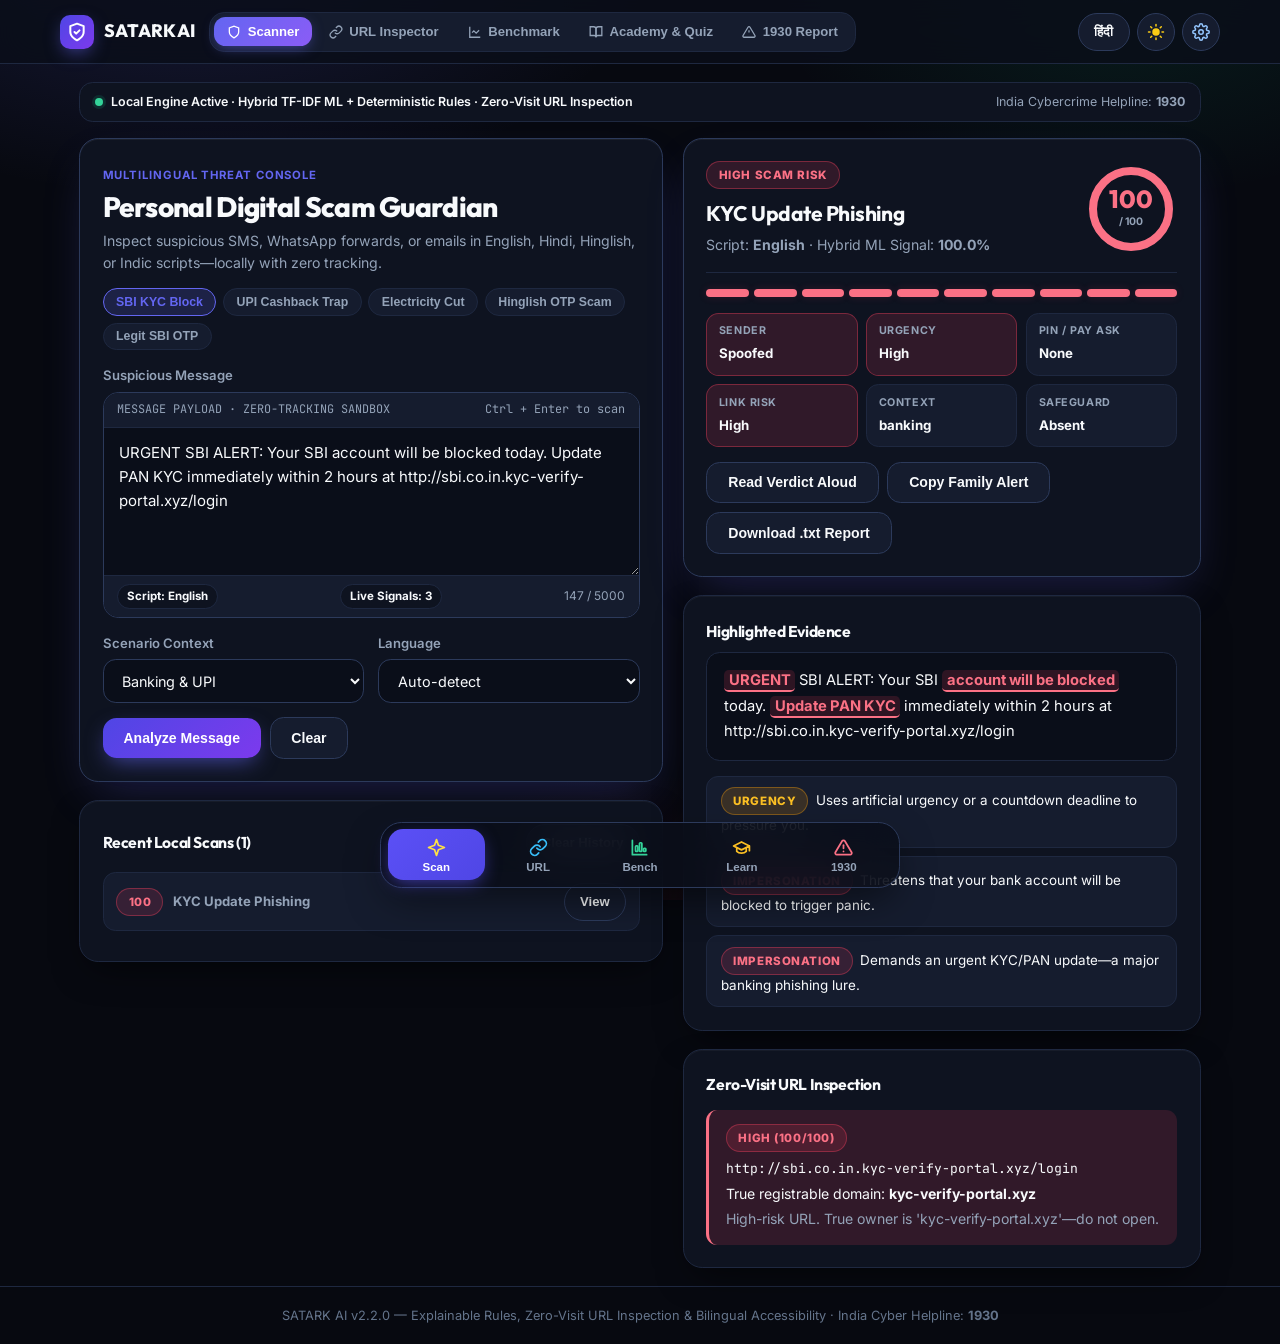
<file: preview/satark-ai-preview.html>
<!DOCTYPE html>
<html lang="en" class="theme-dark">
<head>
  <meta charset="UTF-8" />
  <meta name="viewport" content="width=device-width, initial-scale=1.0" />
  <title>SATARK AI v2.2.0 — Personal Digital Scam Guardian</title>
  <link rel="preconnect" href="https://fonts.googleapis.com" />
  <link rel="preconnect" href="https://fonts.gstatic.com" crossorigin />
  <link href="https://fonts.googleapis.com/css2?family=Inter:wght@400;500;600;700&family=JetBrains+Mono:wght@400;500;600&family=Noto+Sans+Devanagari:wght@400;500;600;700&family=Outfit:wght@600;700;800&display=swap" rel="stylesheet" />
  <style>
    :root {
      --bg-page: #F6F5F0;
      --bg-surface: #FFFFFF;
      --bg-subtle: #F1F3F8;
      --bg-input: #F8FAFC;
      --bg-header: rgba(255, 255, 255, 0.84);
      --ink-main: #0B1120;
      --ink-sub: #475569;
      --ink-muted: #64748B;
      --border: #E2E8F0;
      --border-strong: #CBD5E1;
      --accent: #4F46E5;
      --accent-2: #7C3AED;
      --accent-soft: rgba(79, 70, 229, 0.10);
      --danger: #E11D48;
      --danger-soft: rgba(225, 29, 72, 0.11);
      --danger-border: rgba(225, 29, 72, 0.30);
      --warn: #D97706;
      --warn-soft: rgba(217, 119, 6, 0.13);
      --warn-border: rgba(217, 119, 6, 0.32);
      --safe: #059669;
      --safe-soft: rgba(5, 150, 105, 0.12);
      --safe-border: rgba(5, 150, 105, 0.32);
      --radius: 1.2rem;
      --shadow-card: 0 10px 30px -12px rgba(15, 23, 42, 0.08), 0 1px 3px rgba(15, 23, 42, 0.04);
      --shadow-glow: 0 16px 40px -14px rgba(79, 70, 229, 0.22);
    }
    html.theme-dark {
      --bg-page: #070910;
      --bg-surface: #0E1320;
      --bg-subtle: #151C2E;
      --bg-input: #0A0E19;
      --bg-header: rgba(10, 14, 25, 0.82);
      --ink-main: #F8FAFC;
      --ink-sub: #94A3B8;
      --ink-muted: #64748B;
      --border: #1E2840;
      --border-strong: #2C3A5B;
      --accent: #6366F1;
      --accent-2: #8B5CF6;
      --accent-soft: rgba(99, 102, 241, 0.18);
      --danger: #FB7185;
      --danger-soft: rgba(244, 63, 94, 0.15);
      --danger-border: rgba(244, 63, 94, 0.38);
      --warn: #FBBF24;
      --warn-soft: rgba(245, 158, 11, 0.16);
      --warn-border: rgba(245, 158, 11, 0.36);
      --safe: #34D399;
      --safe-soft: rgba(16, 185, 129, 0.15);
      --safe-border: rgba(16, 185, 129, 0.35);
      --shadow-card: 0 14px 36px -12px rgba(0, 0, 0, 0.65), inset 0 1px 0 rgba(255, 255, 255, 0.04);
      --shadow-glow: 0 20px 50px -16px rgba(99, 102, 241, 0.28), inset 0 1px 0 rgba(255, 255, 255, 0.06);
    }
    * { box-sizing: border-box; }
    body {
      margin: 0;
      font-family: "Inter", "Noto Sans Devanagari", -apple-system, BlinkMacSystemFont, sans-serif;
      background-color: var(--bg-page);
      background-image:
        radial-gradient(ellipse 60% 45% at 15% -5%, rgba(99, 102, 241, 0.18) 0%, transparent 60%),
        radial-gradient(ellipse 50% 40% at 88% 0%, rgba(16, 185, 129, 0.11) 0%, transparent 55%),
        radial-gradient(ellipse 40% 35% at 50% 105%, rgba(244, 63, 94, 0.08) 0%, transparent 55%);
      background-attachment: fixed;
      color: var(--ink-main);
      line-height: 1.58;
      min-height: 100vh;
      display: flex;
      flex-direction: column;
      -webkit-font-smoothing: antialiased;
    }
    h1, h2, h3, .font-display {
      font-family: "Outfit", "Noto Sans Devanagari", sans-serif;
      letter-spacing: -0.025em;
    }
    :focus-visible { outline: 2.5px solid var(--accent); outline-offset: 2px; }
    .container { max-width: 1160px; width: 100%; margin: 0 auto; padding: 0 1.2rem; }

    /* Top Header */
    .site-header {
      position: sticky; top: 0; z-index: 40;
      background: var(--bg-header);
      backdrop-filter: blur(18px);
      -webkit-backdrop-filter: blur(18px);
      border-bottom: 1px solid var(--border);
    }
    .header-inner {
      display: flex; align-items: center; justify-content: space-between;
      gap: 0.85rem; padding: 0.72rem 0; flex-wrap: wrap;
    }
    .brand {
      display: flex; align-items: center; gap: 0.65rem;
      font-family: "Outfit", sans-serif; font-weight: 800; font-size: 1.12rem;
    }
    .brand-logo {
      width: 34px; height: 34px; border-radius: 10px;
      background: linear-gradient(135deg, #4F46E5, #7C3AED);
      display: grid; place-items: center;
      box-shadow: 0 6px 18px -4px rgba(99, 102, 241, 0.6);
    }
    .brand-badge {
      font-family: "JetBrains Mono", monospace; font-size: 0.68rem; font-weight: 600;
      padding: 0.16rem 0.5rem; border-radius: 999px;
      background: var(--accent-soft); color: var(--accent); border: 1px solid rgba(99, 102, 241, 0.25);
    }
    .nav-tabs {
      display: flex; gap: 0.2rem; padding: 0.26rem;
      border-radius: 0.95rem; background: var(--bg-subtle); border: 1px solid var(--border);
    }
    .nav-btn {
      border: none; background: transparent; cursor: pointer;
      color: var(--ink-sub); font-weight: 600; font-size: 0.82rem;
      padding: 0.46rem 0.82rem; border-radius: 0.72rem;
      display: inline-flex; align-items: center; gap: 0.4rem;
      transition: all 0.16s ease;
    }
    .nav-btn:hover { color: var(--ink-main); }
    .nav-btn[aria-current="page"] {
      background: linear-gradient(135deg, var(--accent), var(--accent-2));
      color: #FFFFFF;
      box-shadow: 0 4px 14px -3px rgba(99, 102, 241, 0.55);
    }
    .pref-bar { display: flex; gap: 0.45rem; align-items: center; margin-left: auto; }
    .pill-btn {
      border: 1px solid var(--border-strong); background: var(--bg-subtle); color: var(--ink-main);
      border-radius: 999px; height: 38px; padding: 0 0.95rem; font-size: 0.82rem; font-weight: 700;
      display: inline-flex; align-items: center; justify-content: center;
      cursor: pointer; transition: all 0.16s ease;
    }
    .pill-btn:hover { border-color: var(--accent); color: var(--accent); }
    .pill-btn[aria-pressed="true"] {
      background: var(--accent-soft); color: var(--accent); border-color: var(--accent);
    }
    .icon-circle-btn {
      width: 38px; height: 38px; border-radius: 999px; padding: 0;
      border: 1px solid var(--border-strong); background: var(--bg-subtle); color: var(--ink-main);
      display: inline-flex; align-items: center; justify-content: center;
      cursor: pointer; transition: all 0.16s ease; flex-shrink: 0;
    }
    .icon-circle-btn:hover { border-color: var(--accent); transform: translateY(-1px); }
    .icon-circle-btn[aria-pressed="true"].simple-active {
      background: var(--accent-soft); border-color: var(--accent); color: var(--accent);
    }

    /* Status Strip */
    .status-strip {
      display: flex; align-items: center; justify-content: space-between; flex-wrap: wrap;
      gap: 0.6rem; margin: 1.15rem 0 1rem; padding: 0.55rem 0.95rem;
      border-radius: 0.85rem; background: var(--bg-surface); border: 1px solid var(--border);
      font-size: 0.78rem; color: var(--ink-sub);
    }
    .status-live { display: inline-flex; align-items: center; gap: 0.45rem; font-weight: 600; color: var(--ink-main); }
    .pulse-dot {
      width: 8px; height: 8px; border-radius: 50%; background: var(--safe);
      box-shadow: 0 0 0 3px var(--safe-soft);
    }

    /* Main Grid */
    main { flex: 1; padding: 0 0 4.8rem; }
    .scanner-layout { display: grid; grid-template-columns: 1.06fr 0.94fr; gap: 1.25rem; align-items: start; }
    @media (max-width: 900px) { .scanner-layout { grid-template-columns: 1fr; } }

    .card {
      background: var(--bg-surface); border: 1px solid var(--border);
      border-radius: var(--radius); padding: 1.4rem; box-shadow: var(--shadow-card);
      margin-bottom: 1.15rem; position: relative;
    }
    .card-hero { box-shadow: var(--shadow-glow); border-color: var(--border-strong); }
    .grid-2 { display: grid; grid-template-columns: repeat(auto-fit, minmax(220px, 1fr)); gap: 0.9rem; }
    .grid-3 { display: grid; grid-template-columns: repeat(auto-fit, minmax(210px, 1fr)); gap: 0.95rem; }
    .grid-4 { display: grid; grid-template-columns: repeat(auto-fit, minmax(150px, 1fr)); gap: 0.85rem; }

    h1 { font-size: 1.75rem; font-weight: 800; margin: 0 0 0.35rem; line-height: 1.16; }
    h2 { font-size: 1.18rem; font-weight: 700; margin: 0 0 0.55rem; }
    h3 { font-size: 0.98rem; font-weight: 700; margin: 0 0 0.5rem; }
    .eyebrow {
      display: inline-flex; align-items: center; gap: 0.35rem;
      font-size: 0.71rem; font-weight: 700; text-transform: uppercase; letter-spacing: 0.08em;
      color: var(--accent); margin-bottom: 0.4rem;
    }
    .muted { color: var(--ink-sub); font-size: 0.88rem; margin: 0 0 0.9rem; }
    label { display: block; font-weight: 600; font-size: 0.82rem; margin-bottom: 0.35rem; color: var(--ink-sub); }

    /* Terminal-style Message Composer */
    .composer-shell {
      border: 1px solid var(--border-strong); border-radius: 0.95rem;
      background: var(--bg-input); overflow: hidden; margin-bottom: 0.95rem;
      transition: border-color 0.16s, box-shadow 0.16s;
    }
    .composer-shell:focus-within {
      border-color: var(--accent); box-shadow: 0 0 0 3px var(--accent-soft);
    }
    .composer-top {
      display: flex; align-items: center; justify-content: space-between; gap: 0.5rem;
      padding: 0.48rem 0.85rem; background: var(--bg-subtle); border-bottom: 1px solid var(--border);
      font-size: 0.74rem; color: var(--ink-sub); font-family: "JetBrains Mono", monospace;
    }
    .composer-shell textarea {
      width: 100%; border: none; background: transparent; color: var(--ink-main);
      padding: 0.85rem 0.95rem; font: inherit; font-size: 0.94rem; line-height: 1.6;
      resize: vertical; margin: 0; display: block;
    }
    .composer-shell textarea:focus { outline: none; box-shadow: none; }
    .composer-bottom {
      display: flex; flex-wrap: wrap; align-items: center; justify-content: space-between; gap: 0.5rem;
      padding: 0.48rem 0.85rem; border-top: 1px solid var(--border);
      font-size: 0.75rem; color: var(--ink-sub); background: var(--bg-subtle);
    }

    input[type="text"], select, .plain-textarea {
      width: 100%; padding: 0.72rem 0.92rem; border-radius: 0.8rem;
      border: 1px solid var(--border-strong); background: var(--bg-input); color: var(--ink-main);
      font: inherit; font-size: 0.9rem; margin-bottom: 0.85rem; transition: border-color 0.15s, box-shadow 0.15s;
    }
    input[type="text"]:focus, select:focus, .plain-textarea:focus {
      outline: none; border-color: var(--accent); box-shadow: 0 0 0 3px var(--accent-soft);
    }

    /* Buttons */
    .btn {
      display: inline-flex; align-items: center; justify-content: center; gap: 0.45rem;
      border: none; cursor: pointer; padding: 0.74rem 1.3rem; border-radius: 0.85rem;
      font-weight: 700; font-size: 0.88rem; color: #FFFFFF;
      background: linear-gradient(135deg, #4F46E5 0%, #7C3AED 100%);
      box-shadow: 0 8px 22px -6px rgba(99, 102, 241, 0.65);
      transition: transform 0.15s ease, box-shadow 0.15s ease, filter 0.15s;
    }
    .btn:hover { transform: translateY(-1px); filter: brightness(1.06); box-shadow: 0 12px 26px -6px rgba(99, 102, 241, 0.75); }
    .btn-sec {
      background: var(--bg-subtle); color: var(--ink-main);
      border: 1px solid var(--border-strong); box-shadow: none;
    }
    .btn-sec:hover { border-color: var(--accent); color: var(--accent); transform: none; filter: none; box-shadow: none; }
    .btn-row { display: flex; flex-wrap: wrap; gap: 0.55rem; align-items: center; }

    /* Sample & Filter Chips */
    .chip-row { display: flex; flex-wrap: wrap; gap: 0.42rem; margin-bottom: 0.95rem; }
    .chip {
      border: 1px solid var(--border); background: var(--bg-subtle); color: var(--ink-sub);
      border-radius: 999px; padding: 0.36rem 0.78rem; font-size: 0.77rem; font-weight: 600;
      cursor: pointer; transition: all 0.15s ease;
    }
    .chip:hover { color: var(--ink-main); border-color: var(--border-strong); }
    .chip.active {
      background: var(--accent-soft); border-color: var(--accent); color: var(--accent);
    }

    .tele-pill {
      display: inline-flex; align-items: center; gap: 0.3rem;
      padding: 0.16rem 0.55rem; border-radius: 999px; font-weight: 700; font-size: 0.72rem;
      background: var(--bg-surface); border: 1px solid var(--border); color: var(--ink-main);
    }

    /* Circular SVG Gauge + Verdict Hero */
    .verdict-top {
      display: flex; align-items: center; justify-content: space-between; gap: 1rem; flex-wrap: wrap;
      padding-bottom: 1rem; border-bottom: 1px solid var(--border); margin-bottom: 1rem;
    }
    .gauge-wrap { position: relative; width: 92px; height: 92px; flex-shrink: 0; }
    .gauge-wrap svg { transform: rotate(-90deg); width: 92px; height: 92px; }
    .gauge-center {
      position: absolute; inset: 0; display: flex; flex-direction: column;
      align-items: center; justify-content: center;
    }
    .gauge-num { font-family: "Outfit", sans-serif; font-size: 1.55rem; font-weight: 800; line-height: 1; }
    .gauge-lbl { font-size: 0.65rem; font-weight: 700; text-transform: uppercase; color: var(--ink-sub); margin-top: 2px; }

    .seg-meter { display: grid; grid-template-columns: repeat(10, 1fr); gap: 5px; margin: 0.75rem 0 1rem; }
    .seg-bar { height: 8px; border-radius: 999px; background: var(--bg-subtle); transition: background 0.25s ease; }
    .seg-high { background: var(--danger); box-shadow: 0 0 8px var(--danger-soft); }
    .seg-medium { background: var(--warn); }
    .seg-low { background: var(--safe); }

    .badge {
      display: inline-flex; align-items: center; gap: 0.32rem;
      padding: 0.24rem 0.7rem; border-radius: 999px;
      font-size: 0.72rem; font-weight: 800; text-transform: uppercase; letter-spacing: 0.05em;
    }
    .badge-high { background: var(--danger-soft); color: var(--danger); border: 1px solid var(--danger-border); }
    .badge-medium { background: var(--warn-soft); color: var(--warn); border: 1px solid var(--warn-border); }
    .badge-low { background: var(--safe-soft); color: var(--safe); border: 1px solid var(--safe-border); }

    /* 6-Dimension Matrix */
    .dim-grid { display: grid; grid-template-columns: repeat(3, 1fr); gap: 0.55rem; margin: 0.85rem 0; }
    @media (max-width: 520px) { .dim-grid { grid-template-columns: repeat(2, 1fr); } }
    .dim-pill {
      padding: 0.58rem 0.72rem; border-radius: 0.78rem;
      background: var(--bg-subtle); border: 1px solid var(--border);
    }
    .dim-pill.hot { border-color: var(--danger-border); background: var(--danger-soft); }
    .dim-pill.ok { border-color: var(--safe-border); background: var(--safe-soft); }
    .dim-key { color: var(--ink-sub); display: block; font-size: 0.67rem; font-weight: 700; text-transform: uppercase; letter-spacing: 0.05em; }
    .dim-val { font-weight: 700; font-size: 0.83rem; color: var(--ink-main); }

    /* Evidence Highlight */
    .evidence-box {
      padding: 0.95rem 1.05rem; border-radius: 0.85rem; background: var(--bg-input);
      border: 1px solid var(--border); font-size: 0.92rem; line-height: 1.75; margin-bottom: 0.9rem;
    }
    .evidence-mark {
      background: var(--danger-soft); color: var(--danger);
      border-bottom: 2px solid var(--danger); padding: 0.06rem 0.28rem; border-radius: 0.3rem; font-weight: 700;
    }
    .signal-list { list-style: none; padding: 0; margin: 0; display: flex; flex-direction: column; gap: 0.5rem; }
    .signal-item {
      padding: 0.65rem 0.85rem; border-radius: 0.75rem; background: var(--bg-subtle);
      border: 1px solid var(--border); font-size: 0.84rem;
    }
    .mono { font-family: "JetBrains Mono", ui-monospace, monospace; word-break: break-all; font-size: 0.82rem; }

    /* URL Anatomy */
    .anatomy-grid { display: grid; grid-template-columns: repeat(auto-fit, minmax(150px, 1fr)); gap: 0.7rem; margin: 0.95rem 0; }
    .anatomy-cell {
      padding: 0.75rem 0.9rem; border-radius: 0.85rem;
      background: var(--bg-subtle); border: 1px solid var(--border);
    }
    .anatomy-cell.owner { border-color: var(--accent); background: var(--accent-soft); }

    .alert-box {
      border-left: 3.5px solid var(--accent); background: var(--bg-subtle);
      padding: 0.9rem 1.05rem; border-radius: 0.7rem; margin: 0.8rem 0; font-size: 0.88rem;
    }
    .alert-danger { border-left-color: var(--danger); background: var(--danger-soft); }

    .stat-card {
      background: var(--bg-subtle); border: 1px solid var(--border);
      border-radius: 0.95rem; padding: 1.05rem; text-align: center;
    }
    .stat-val { font-family: "Outfit", sans-serif; font-size: 1.65rem; font-weight: 800; color: var(--accent); line-height: 1.15; }

    .table-wrap { overflow-x: auto; }
    table { width: 100%; border-collapse: collapse; font-size: 0.85rem; }
    th {
      font-size: 0.72rem; text-transform: uppercase; letter-spacing: 0.06em;
      color: var(--ink-sub); background: var(--bg-subtle);
    }
    th, td { padding: 0.7rem 0.75rem; text-align: left; border-bottom: 1px solid var(--border); }
    tbody tr:hover { background: var(--bg-subtle); }

    pre.worksheet {
      background: var(--bg-input); border: 1px solid var(--border); padding: 1.05rem; border-radius: 0.85rem;
      overflow-x: auto; font-family: "JetBrains Mono", monospace; font-size: 0.82rem; white-space: pre-wrap; color: var(--ink-main);
    }

    .history-item {
      display: flex; align-items: center; justify-content: space-between; gap: 0.65rem;
      padding: 0.6rem 0.8rem; border-radius: 0.78rem; background: var(--bg-subtle);
      border: 1px solid var(--border); margin-bottom: 0.45rem; font-size: 0.82rem;
    }

    .hidden { display: none !important; }
    .toast {
      position: fixed; bottom: 4.5rem; right: 1.1rem; z-index: 60;
      background: var(--accent); color: #FFFFFF; padding: 0.72rem 1.1rem;
      border-radius: 0.85rem; font-size: 0.84rem; font-weight: 700;
      box-shadow: 0 12px 28px rgba(0, 0, 0, 0.35); opacity: 0; pointer-events: none; transition: opacity 0.2s;
    }
    .toast.show { opacity: 1; }

    /* Floating Bottom Dock with Icons */
    .mobile-dock {
      display: grid; position: fixed; bottom: 0.75rem; left: 50%; transform: translateX(-50%);
      width: min(520px, calc(100% - 1.5rem)); z-index: 45;
      background: var(--bg-header); backdrop-filter: blur(18px); -webkit-backdrop-filter: blur(18px);
      border: 1px solid var(--border-strong); border-radius: 1.35rem;
      padding: 0.42rem; box-shadow: 0 16px 38px -8px rgba(0, 0, 0, 0.55);
      grid-template-columns: repeat(5, 1fr); gap: 0.3rem;
    }
    .dock-btn {
      border: none; background: transparent; color: var(--ink-sub);
      display: flex; flex-direction: column; align-items: center; justify-content: center; gap: 0.22rem;
      padding: 0.48rem 0.25rem; border-radius: 0.95rem; font-size: 0.72rem; font-weight: 700;
      cursor: pointer; transition: all 0.16s ease;
    }
    .dock-btn:hover { color: var(--ink-main); background: var(--bg-subtle); }
    .dock-btn.active {
      background: linear-gradient(135deg, #5B50F6 0%, #4F46E5 100%);
      color: #FFFFFF;
      box-shadow: 0 6px 18px -4px rgba(91, 80, 246, 0.65);
    }
    .dock-icon { width: 20px; height: 20px; display: grid; place-items: center; }
    @media (max-width: 820px) {
      .nav-tabs { display: none; }
    }

    body.simple-safety-mode p, body.simple-safety-mode li, body.simple-safety-mode label,
    body.simple-safety-mode input, body.simple-safety-mode textarea, body.simple-safety-mode select {
      font-size: 1.06rem; line-height: 1.75;
    }
    body.simple-safety-mode button { min-height: 44px; }

    .site-footer {
      border-top: 1px solid var(--border); padding: 1.15rem 0;
      color: var(--ink-muted); font-size: 0.8rem; text-align: center;
    }
    @media (prefers-reduced-motion: reduce) {
      *, *::before, *::after { transition-duration: 0.001ms !important; animation-duration: 0.001ms !important; }
    }
  </style>
</head>
<body>
  <header class="site-header">
    <div class="container header-inner">
      <div class="brand">
        <div class="brand-logo" aria-hidden="true">
          <svg width="20" height="20" viewBox="0 0 24 24" fill="none" stroke="#FFFFFF" stroke-width="2.4" stroke-linecap="round" stroke-linejoin="round">
            <path d="M12 22s8-4 8-10V5l-8-3-8 3v7c0 6 8 10 8 10z"/>
            <path d="m9 12 2 2 4-4"/>
          </svg>
        </div>
        <span>SATARK AI</span>
      </div>

      <nav class="nav-tabs" aria-label="Main Navigation">
        <button type="button" class="nav-btn" data-tab="scanner" aria-current="page" id="nav-scanner">
          <svg width="14" height="14" viewBox="0 0 24 24" fill="none" stroke="currentColor" stroke-width="2.2"><path d="M12 22s8-4 8-10V5l-8-3-8 3v7c0 6 8 10 8 10z"/></svg>
          <span>Scanner</span>
        </button>
        <button type="button" class="nav-btn" data-tab="url" id="nav-url">
          <svg width="14" height="14" viewBox="0 0 24 24" fill="none" stroke="currentColor" stroke-width="2.2"><path d="M10 13a5 5 0 0 0 7.54.54l3-3a5 5 0 0 0-7.07-7.07l-1.72 1.71"/><path d="M14 11a5 5 0 0 0-7.54-.54l-3 3a5 5 0 0 0 7.07 7.07l1.71-1.71"/></svg>
          <span>URL Inspector</span>
        </button>
        <button type="button" class="nav-btn" data-tab="benchmark" id="nav-benchmark">
          <svg width="14" height="14" viewBox="0 0 24 24" fill="none" stroke="currentColor" stroke-width="2.2"><path d="M3 3v18h18"/><path d="m19 9-5 5-4-4-3 3"/></svg>
          <span>Benchmark</span>
        </button>
        <button type="button" class="nav-btn" data-tab="learn" id="nav-learn">
          <svg width="14" height="14" viewBox="0 0 24 24" fill="none" stroke="currentColor" stroke-width="2.2"><path d="M2 3h6a4 4 0 0 1 4 4v14a3 3 0 0 0-3-3H2z"/><path d="M22 3h-6a4 4 0 0 0-4 4v14a3 3 0 0 1 3-3h7z"/></svg>
          <span>Academy &amp; Quiz</span>
        </button>
        <button type="button" class="nav-btn" data-tab="report" id="nav-report">
          <svg width="14" height="14" viewBox="0 0 24 24" fill="none" stroke="currentColor" stroke-width="2.2"><path d="M10.29 3.86 1.82 18a2 2 0 0 0 1.71 3h16.94a2 2 0 0 0 1.71-3L13.71 3.86a2 2 0 0 0-3.42 0z"/><line x1="12" y1="9" x2="12" y2="13"/><line x1="12" y1="17" x2="12.01" y2="17"/></svg>
          <span>1930 Report</span>
        </button>
      </nav>

      <div class="pref-bar" aria-label="Display Preferences">
        <button type="button" class="pill-btn" id="btn-lang" title="Switch Language (English / Hindi)">हिंदी</button>
        <button type="button" class="icon-circle-btn" id="btn-theme" aria-pressed="true" aria-label="Toggle Light or Dark Theme" title="Switch to Light Mode">
          <svg id="theme-icon-svg" width="18" height="18" viewBox="0 0 24 24" fill="#FACC15" stroke="#FACC15" stroke-width="2" stroke-linecap="round" stroke-linejoin="round" aria-hidden="true">
            <circle cx="12" cy="12" r="4"/>
            <path d="M12 2v2M12 20v2M4.93 4.93l1.41 1.41M17.66 17.66l1.41 1.41M2 12h2M20 12h2M6.34 17.66l-1.41 1.41M19.07 4.93l-1.41 1.41"/>
          </svg>
        </button>
        <button type="button" class="icon-circle-btn" id="btn-simple" aria-pressed="false" aria-label="Toggle Simple Safety Mode" title="Simple Safety Mode: OFF">
          <svg width="18" height="18" viewBox="0 0 24 24" fill="none" stroke="#93C5FD" stroke-width="2" stroke-linecap="round" stroke-linejoin="round" aria-hidden="true">
            <circle cx="12" cy="12" r="3"/>
            <path d="M19.4 15a1.65 1.65 0 0 0 .33 1.82l.06.06a2 2 0 1 1-2.83 2.83l-.06-.06a1.65 1.65 0 0 0-1.82-.33 1.65 1.65 0 0 0-1 1.51V21a2 2 0 1 1-4 0v-.09A1.65 1.65 0 0 0 9 19.4a1.65 1.65 0 0 0-1.82.33l-.06.06a2 2 0 1 1-2.83-2.83l.06-.06a1.65 1.65 0 0 0 .33-1.82 1.65 1.65 0 0 0-1.51-1H3a2 2 0 1 1 0-4h.09A1.65 1.65 0 0 0 4.6 9a1.65 1.65 0 0 0-.33-1.82l-.06-.06a2 2 0 1 1 2.83-2.83l.06.06a1.65 1.65 0 0 0 1.82.33H9a1.65 1.65 0 0 0 1-1.51V3a2 2 0 1 1 4 0v.09a1.65 1.65 0 0 0 1 1.51 1.65 1.65 0 0 0 1.82-.33l.06-.06a2 2 0 1 1 2.83 2.83l-.06.06a1.65 1.65 0 0 0-.33 1.82V9a1.65 1.65 0 0 0 1.51 1H21a2 2 0 1 1 0 4h-.09a1.65 1.65 0 0 0-1.51 1z"/>
          </svg>
        </button>
      </div>
    </div>
  </header>

  <main id="main-content" class="container">
    <div class="status-strip">
      <span class="status-live"><span class="pulse-dot" aria-hidden="true"></span> Local Engine Active · Hybrid TF-IDF ML + Deterministic Rules · Zero-Visit URL Inspection</span>
      <span>India Cybercrime Helpline: <strong>1930</strong></span>
    </div>

    <!-- SCANNER TAB -->
    <section id="tab-scanner">
      <div class="scanner-layout">
        <!-- Left: Message Console -->
        <div>
          <div class="card card-hero">
            <span class="eyebrow">Multilingual Threat Console</span>
            <h1 id="hero-title">Personal Digital Scam Guardian</h1>
            <p class="muted" id="hero-sub">Inspect suspicious SMS, WhatsApp forwards, or emails in English, Hindi, Hinglish, or Indic scripts—locally with zero tracking.</p>

            <div class="chip-row" aria-label="Quick Sample Messages">
              <button type="button" class="chip active" data-sample="sbi">SBI KYC Block</button>
              <button type="button" class="chip" data-sample="upi">UPI Cashback Trap</button>
              <button type="button" class="chip" data-sample="electricity">Electricity Cut</button>
              <button type="button" class="chip" data-sample="hinglish">Hinglish OTP Scam</button>
              <button type="button" class="chip" data-sample="legit">Legit SBI OTP</button>
            </div>

            <label for="scanner-input" id="lbl-msg">Suspicious Message</label>
            <div class="composer-shell">
              <div class="composer-top">
                <span>MESSAGE PAYLOAD · ZERO-TRACKING SANDBOX</span>
                <span>Ctrl + Enter to scan</span>
              </div>
              <textarea id="scanner-input" rows="5" maxlength="5000" placeholder="Paste suspicious message here..."></textarea>
              <div class="composer-bottom" id="live-telemetry" aria-live="polite">
                <span id="tele-script">Script: Auto</span>
                <span id="tele-signals">Live Signals: 0</span>
                <span id="tele-chars">0 / 5000</span>
              </div>
            </div>

            <div class="grid-2">
              <div>
                <label for="context-select" id="lbl-ctx">Scenario Context</label>
                <select id="context-select">
                  <option value="general">General / Unsure</option>
                  <option value="banking" selected>Banking &amp; UPI</option>
                  <option value="employment">Job &amp; Part-Time</option>
                  <option value="courier">Courier &amp; Delivery</option>
                  <option value="utility">Electricity &amp; Govt</option>
                  <option value="lottery">Lottery &amp; Crypto</option>
                </select>
              </div>
              <div>
                <label for="lang-select" id="lbl-lang">Language</label>
                <select id="lang-select">
                  <option value="auto">Auto-detect</option>
                  <option value="en">English</option>
                  <option value="hi">Hindi (हिन्दी)</option>
                  <option value="hinglish">Hinglish</option>
                  <option value="gu">Gujarati</option>
                  <option value="ta">Tamil</option>
                  <option value="bn">Bengali</option>
                </select>
              </div>
            </div>

            <div class="btn-row">
              <button type="button" class="btn" id="btn-run-scan">Analyze Message</button>
              <button type="button" class="btn btn-sec" id="btn-clear-scan">Clear</button>
            </div>
          </div>

          <div class="card" id="history-card">
            <div style="display:flex;justify-content:space-between;align-items:center;margin-bottom:0.65rem;">
              <h3 style="margin:0;">Recent Local Scans (<span id="history-count">0</span>)</h3>
              <button type="button" class="pill-btn" id="btn-clear-history">Clear History</button>
            </div>
            <div id="history-list" class="muted" style="margin:0;">Scans appear here during your session.</div>
          </div>
        </div>

        <!-- Right: Threat Verdict Dashboard -->
        <div id="scan-result-area" class="hidden" aria-live="polite"></div>
      </div>
    </section>

    <!-- URL INSPECTOR TAB -->
    <section id="tab-url" class="hidden">
      <div class="card card-hero">
        <span class="eyebrow">Zero-Visit Structural Analysis</span>
        <h1>Zero-Visit URL Inspector</h1>
        <p class="muted">Inspects true registrable domain ownership, homoglyphs (such as <code>sb1</code>), suspicious TLDs, IP hosts, and executable URI schemes without contacting the remote host.</p>
        <div class="chip-row">
          <button type="button" class="chip" data-quick-url="https://sbi.co.in.kyc-verify-portal.xyz/login?redirect=http://evil.test">SBI Lookalike</button>
          <button type="button" class="chip" data-quick-url="https://sb1-online-verify.xyz/login">Homoglyph (sb1)</button>
          <button type="button" class="chip" data-quick-url="javascript:alert(1)">javascript: URI</button>
          <button type="button" class="chip" data-quick-url="https://retail.onlinesbi.sbi/">Official SBI</button>
        </div>
        <label for="url-input">URL to Inspect</label>
        <input type="text" id="url-input" value="https://sbi.co.in.kyc-verify-portal.xyz/login" placeholder="https://..." />
        <button type="button" class="btn" id="btn-run-url">Inspect URL Locally</button>
      </div>
      <div id="url-result-area" aria-live="polite"></div>
    </section>

    <!-- BENCHMARK TAB -->
    <section id="tab-benchmark" class="hidden">
      <div class="card card-hero">
        <span class="eyebrow">Transparent Regression Suite</span>
        <h1>Live 19-Sample Detection Benchmark</h1>
        <p class="muted">Evaluates 19 bundled multilingual synthetic examples (EN, HI, Hinglish, GU, TA, BN) for regression testing; not an independent real-world accuracy claim.</p>
        <div class="grid-4" id="bm-stats"></div>
      </div>
      <div class="card">
        <div class="chip-row" aria-label="Filter Benchmark Samples">
          <button type="button" class="chip active" data-bm-filter="all">All (19)</button>
          <button type="button" class="chip" data-bm-filter="scam">Scams (15)</button>
          <button type="button" class="chip" data-bm-filter="benign">Benign (4)</button>
          <button type="button" class="chip" data-bm-filter="indic">Hindi / Hinglish / Indic</button>
        </div>
        <div class="table-wrap">
          <table>
            <thead>
              <tr><th>Sample</th><th>Lang</th><th>Expected</th><th>Predicted</th><th>Rule Score</th><th>ML Signal</th><th>Pass</th></tr>
            </thead>
            <tbody id="bm-rows"></tbody>
          </table>
        </div>
      </div>
    </section>

    <!-- ACADEMY & QUIZ TAB -->
    <section id="tab-learn" class="hidden">
      <div class="card card-hero">
        <span class="eyebrow">Citizen Cyber Defense</span>
        <h1>Scam Awareness Academy</h1>
        <div class="grid-3">
          <article class="card" style="margin:0;">
            <span class="badge badge-low">UPI &amp; Payments</span>
            <h3 style="margin-top:0.6rem;">UPI Collect &amp; QR Trap</h3>
            <p class="muted" style="margin:0;">UPI PIN is strictly an authorization to DEBIT money from your account—never to receive cashback, refunds, or OLX payments.</p>
          </article>
          <article class="card" style="margin:0;">
            <span class="badge badge-low">Phishing &amp; URLs</span>
            <h3 style="margin-top:0.6rem;">Lookalike Bank Domains</h3>
            <p class="muted" style="margin:0;">In <code>sbi.co.in.kyc-update.xyz</code>, the true owner is <code>kyc-update.xyz</code>. Always read right before the first single slash.</p>
          </article>
          <article class="card" style="margin:0;">
            <span class="badge badge-low">Impersonation</span>
            <h3 style="margin-top:0.6rem;">Electricity &amp; Digital Arrest</h3>
            <p class="muted" style="margin:0;">Utilities never threaten 9:30 PM cuts via personal 10-digit numbers, and police never conduct video-call "Digital Arrests".</p>
          </article>
        </div>
      </div>
      <div class="card">
        <h2>Spot-the-Scam Quiz</h2>
        <div id="quiz-container"></div>
        <div class="btn-row" style="margin-top:0.85rem;">
          <button type="button" class="btn" id="btn-grade-quiz">Check Answers</button>
          <span id="quiz-score-out" style="font-weight:800;color:var(--accent);" aria-live="polite"></span>
        </div>
      </div>
    </section>

    <!-- 1930 REPORT TAB -->
    <section id="tab-report" class="hidden">
      <div class="card card-hero">
        <span class="eyebrow">India Golden Hour Response</span>
        <h1>1930 / Cybercrime.gov.in Incident Worksheet</h1>
        <div class="alert-box alert-danger">
          <strong>Act within the Golden Hour:</strong> Call National Cybercrime Helpline <strong>1930</strong> immediately to freeze disputed funds, then file at <strong>cybercrime.gov.in</strong> and report suspect numbers on <strong>Chakshu (sancharsaathi.gov.in)</strong>.
        </div>
        <div class="grid-2">
          <div><label for="inc-date">Date &amp; Time</label><input type="text" id="inc-date" placeholder="2026-11-24 15:30 IST" /></div>
          <div><label for="inc-amount">Debited Amount (₹)</label><input type="text" id="inc-amount" placeholder="15000" /></div>
          <div><label for="inc-utr">12-Digit UTR / UPI Ref</label><input type="text" id="inc-utr" placeholder="432910293847" /></div>
          <div><label for="inc-suspect">Suspect Phone / URL</label><input type="text" id="inc-suspect" placeholder="+91 98XXXXXXXX or URL" /></div>
        </div>
        <label for="inc-notes">Additional Notes</label>
        <textarea class="plain-textarea" id="inc-notes" rows="3" placeholder="Brief summary of what happened..."></textarea>
        <div class="btn-row">
          <button type="button" class="btn" id="btn-gen-sheet">Generate Worksheet</button>
          <button type="button" class="btn btn-sec" id="btn-copy-sheet">Copy Worksheet</button>
          <button type="button" class="btn btn-sec" id="btn-dl-sheet">Download .txt</button>
        </div>
      </div>
      <div id="sheet-output-card" class="card hidden" aria-live="polite">
        <h2>Ready-to-Copy Incident Worksheet</h2>
        <pre class="worksheet" id="sheet-pre"></pre>
      </div>
    </section>
  </main>

  <nav class="mobile-dock" aria-label="Quick Tab Bar">
    <button type="button" class="dock-btn active" data-tab="scanner">
      <span class="dock-icon" aria-hidden="true">
        <svg width="19" height="19" viewBox="0 0 24 24" fill="none" stroke="#FDE047" stroke-width="2.2" stroke-linecap="round" stroke-linejoin="round"><path d="M12 2l2.4 7.2L22 12l-7.6 2.8L12 22l-2.4-7.2L2 12l7.6-2.8z"/></svg>
      </span>
      <span>Scan</span>
    </button>
    <button type="button" class="dock-btn" data-tab="url">
      <span class="dock-icon" aria-hidden="true">
        <svg width="19" height="19" viewBox="0 0 24 24" fill="none" stroke="#38BDF8" stroke-width="2.2" stroke-linecap="round" stroke-linejoin="round"><path d="M10 13a5 5 0 0 0 7.54.54l3-3a5 5 0 0 0-7.07-7.07l-1.72 1.71"/><path d="M14 11a5 5 0 0 0-7.54-.54l-3 3a5 5 0 0 0 7.07 7.07l1.71-1.71"/></svg>
      </span>
      <span>URL</span>
    </button>
    <button type="button" class="dock-btn" data-tab="benchmark">
      <span class="dock-icon" aria-hidden="true">
        <svg width="19" height="19" viewBox="0 0 24 24" fill="none" stroke="#34D399" stroke-width="2.2" stroke-linecap="round" stroke-linejoin="round"><path d="M3 3v18h18"/><rect x="7" y="10" width="3" height="7" rx="1"/><rect x="12" y="6" width="3" height="11" rx="1"/><rect x="17" y="13" width="3" height="4" rx="1"/></svg>
      </span>
      <span>Bench</span>
    </button>
    <button type="button" class="dock-btn" data-tab="learn">
      <span class="dock-icon" aria-hidden="true">
        <svg width="19" height="19" viewBox="0 0 24 24" fill="none" stroke="#FBBF24" stroke-width="2.2" stroke-linecap="round" stroke-linejoin="round"><path d="M22 10v6M2 10l10-5 10 5-10 5z"/><path d="M6 12v5c3 3 9 3 12 0v-5"/></svg>
      </span>
      <span>Learn</span>
    </button>
    <button type="button" class="dock-btn" data-tab="report">
      <span class="dock-icon" aria-hidden="true">
        <svg width="19" height="19" viewBox="0 0 24 24" fill="none" stroke="#FB7185" stroke-width="2.2" stroke-linecap="round" stroke-linejoin="round"><path d="M10.29 3.86 1.82 18a2 2 0 0 0 1.71 3h16.94a2 2 0 0 0 1.71-3L13.71 3.86a2 2 0 0 0-3.42 0z"/><line x1="12" y1="9" x2="12" y2="13"/><line x1="12" y1="17" x2="12.01" y2="17"/></svg>
      </span>
      <span>1930</span>
    </button>
  </nav>

  <footer class="site-footer">
    <div class="container">
      SATARK AI v2.2.0 — Explainable Rules, Zero-Visit URL Inspection &amp; Bilingual Accessibility · India Cyber Helpline: <strong>1930</strong>
    </div>
  </footer>

  <div id="toast" class="toast" role="status" aria-live="polite"></div>

  <script>
    const STATE = { tab: "scanner", lang: "en", simple: false, dark: true, bmFilter: "all", lastResult: null, history: [] };

    const UI_COPY = {
      en: {
        nav_scanner: "Scanner", nav_url: "URL Inspector", nav_benchmark: "Benchmark",
        nav_learn: "Academy & Quiz", nav_report: "1930 Report",
        hero_title: "Personal Digital Scam Guardian",
        hero_sub: "Inspect suspicious SMS, WhatsApp forwards, or emails in English, Hindi, Hinglish, or Indic scripts—locally with zero tracking.",
        lbl_msg: "Suspicious Message", lbl_ctx: "Scenario Context", lbl_lang: "Language",
        btn_scan: "Analyze Message", btn_lang: "हिन्दी"
      },
      hi: {
        nav_scanner: "स्कैनर", nav_url: "लिंक जांच", nav_benchmark: "बेंचमार्क",
        nav_learn: "अकादमी और क्विज़", nav_report: "1930 रिपोर्ट",
        hero_title: "आपका व्यक्तिगत डिजिटल स्कैम सुरक्षा कवच",
        hero_sub: "कोई भी संदिग्ध SMS, WhatsApp संदेश या ईमेल पेस्ट करें। लिंक को खोले बिना उसकी संरचना और हाइब्रिड ML से स्थानीय जांच की जाती है।",
        lbl_msg: "संदिग्ध संदेश", lbl_ctx: "संदेश का संदर्भ", lbl_lang: "भाषा",
        btn_scan: "संदेश की जांच करें", btn_lang: "English"
      }
    };

    const SAMPLES = {
      sbi: "URGENT SBI ALERT: Your SBI account will be blocked today. Update PAN KYC immediately within 2 hours at http://sbi.co.in.kyc-verify-portal.xyz/login",
      upi: "Cashback Reward of Rs 4500 Approved! Open UPI app and enter your UPI PIN on the collect request to receive money immediately.",
      electricity: "Dear Consumer, your electricity power will be disconnected tonight at 9:30 PM because previous month bill was not updated. Immediately call our electricity officer at 8901234567.",
      hinglish: "Dear customer aapka bank account aaj raat block ho jayega. Abhi apna KYC update karo aur 6 digit OTP share karo: http://hdfc-kyc-fast.top/login",
      legit: "Your OTP for SBI YONO login is 482910. Valid for 10 minutes. NEVER share your OTP or ATM PIN with anyone, even if they claim to be bank staff."
    };

    const BENCHMARK_SAMPLES = [
      { id: "s1", title: "SBI KYC Block (EN)", language: "en", is_scam: true, text: SAMPLES.sbi },
      { id: "s2", title: "UPI Cashback PIN Trap (EN)", language: "en", is_scam: true, text: SAMPLES.upi },
      { id: "s3", title: "Electricity Disconnection (EN)", language: "en", is_scam: true, text: SAMPLES.electricity },
      { id: "s4", title: "Part-Time YouTube Job (EN)", language: "en", is_scam: true, text: "Part-time WFH job! Earn Rs 3500 to Rs 8000 per day by liking YouTube videos and rating Google Maps. Pay refundable registration fee today." },
      { id: "s5", title: "Courier Incomplete Address (EN)", language: "en", is_scam: true, text: "India Post: Your parcel is held due to incomplete house address. Update delivery address within 24 hours at http://indiapost-track.top/update" },
      { id: "s6", title: "AnyDesk Remote Support (EN)", language: "en", is_scam: true, text: "Your KYC is pending. Install AnyDesk screen sharing app and share your 6-digit OTP with officer immediately." },
      { id: "s7", title: "Fake KBC Lottery (Hinglish)", language: "hinglish", is_scam: true, text: "Badhai ho! Aapne KBC lucky draw mein 25 lakh lottery jeeti hai. Turant processing fee bhejo claim karne ke liye." },
      { id: "s8", title: "Hinglish Bank KYC + OTP", language: "hinglish", is_scam: true, text: SAMPLES.hinglish },
      { id: "s9", title: "Hindi Bank Block Threat", language: "hi", is_scam: true, text: "चेतावनी: आपका बैंक खाता आज रात ब्लॉक हो जाएगा। तुरंत केवाईसी अपडेट करें और अपना ओटीपी शेयर करें।" },
      { id: "s10", title: "Hindi Electricity Threat", language: "hi", is_scam: true, text: "आपका बिजली कनेक्शन आज रात 9:30 बजे काट दिया जाएगा। तुरंत संपर्क करें।" },
      { id: "s11", title: "Guaranteed Crypto Scam (EN)", language: "en", is_scam: true, text: "Join our VIP crypto signal group for 100% risk-free profit and guaranteed daily returns! Double your money this week." },
      { id: "s12", title: "Fake Scholarship Fee (EN)", language: "en", is_scam: true, text: "Your national scholarship grant is approved! Pay Rs 499 processing fee today to disburse amount at http://scholarship-claim.xyz" },
      { id: "s13", title: "Gujarati KYC Scam", language: "gu", is_scam: true, text: "તમારું ખાતું બંધ થઈ જશે. તરત જ કેવાયસી અપડેટ કરો અને ઓટીપી શેર કરો." },
      { id: "s14", title: "Tamil KYC Scam", language: "ta", is_scam: true, text: "உங்கள் வங்கி கணக்கு முடக்கப்படும். உடனே கேஒய்சி புதுப்பித்து ஓடிபி பகிரவும்." },
      { id: "s15", title: "Bengali KYC Scam", language: "bn", is_scam: true, text: "আপনার ব্যাংক অ্যাকাউন্ট বন্ধ হয়ে যাবে। অবিলম্বে কেওয়াইসি আপডেট করুন এবং ওটিপি দিন।" },
      { id: "s16", title: "Legitimate SBI OTP Notice", language: "en", is_scam: false, text: SAMPLES.legit },
      { id: "s17", title: "Routine Workplace Reminder", language: "en", is_scam: false, text: "Hi team, urgent reminder to submit the Q3 sprint slides before 5 PM today so we can review them in standup." },
      { id: "s18", title: "Benign Family Message (Hinglish)", language: "hinglish", is_scam: false, text: "Bhai shaam ko 7 baje ghar aa jana, dinner sath mein karenge." },
      { id: "s19", title: "Official Bank URL Notice", language: "en", is_scam: false, text: "Your monthly e-statement is ready. View it securely by logging into https://retail.onlinesbi.sbi/" }
    ];

    const PROTECTED_BRANDS = {
      sbi: ["sbi.co.in", "onlinesbi.sbi", "sbicard.com"],
      hdfc: ["hdfcbank.com", "hdfc.com"],
      icici: ["icicibank.com", "icicidirect.com"],
      axis: ["axisbank.com"],
      paytm: ["paytm.com", "paytmbank.com"],
      indiapost: ["indiapost.gov.in"],
      uidai: ["uidai.gov.in"]
    };
    const MULTI_TLDS = new Set(["co.in", "gov.in", "nic.in", "ac.in", "org.in", "co.uk"]);
    const BAD_TLDS = new Set(["xyz", "top", "click", "loan", "work", "gq", "tk", "icu", "vip", "live"]);
    const SHORTENERS = new Set(["bit.ly", "tinyurl.com", "t.co", "rb.gy", "cutt.ly", "shorturl.at"]);

    const RULES = [
      { type: "urgency", cat: null, w: 18, sev: "medium", re: /\b(immediately|urgent|within\s+\d+\s*(?:hours?|hrs?)|tonight\s+at\s+[0-9:]+\s*(?:pm|am)?|turant|aaj\s+raat)\b|तुरंत|आज\s+रात/i, exp: "Uses artificial urgency or a countdown deadline to pressure you." },
      { type: "impersonation", cat: "Bank Account Impersonation", w: 32, sev: "high", re: /\b(account\s+(?:will\s+be\s+|has\s+been\s+)?(?:blocked|suspended)|aapka\s+(?:bank\s+)?(?:account|khata)\s+(?:aaj\s+raat\s+)?block)\b|बैंक\s+खाता.*ब्लॉक/i, exp: "Threatens that your bank account will be blocked to trigger panic." },
      { type: "impersonation", cat: "KYC Update Phishing", w: 34, sev: "high", re: /\b(update\s+(?:your\s+|pan\s+)?kyc|kyc\s+(?:is\s+)?(?:pending|expired|update\s+karo))\b|केवाईसी\s+अपडेट/i, exp: "Demands an urgent KYC/PAN update—a major banking phishing lure." },
      { type: "credential_request", cat: "OTP or Credential Theft", w: 48, sev: "high", re: /\b(share\s+(?:your\s+|6[\s-]digit\s+)?(?:otp|pin|cvv|password)|otp\s+share\s+karo)\b|ओटीपी\s+शेयर/i, exp: "Asks you to share an OTP, PIN, or password. Legitimate banks never do this." },
      { type: "payment_request", cat: "UPI & QR Payment Deception", w: 48, sev: "high", re: /\b(enter\s+(?:your\s+)?upi\s+pin|scan\s+(?:this\s+|the\s+)?qr.*receive|approve\s+(?:the\s+)?collect\s+request)\b/i, exp: "Claims you must enter a UPI PIN or scan a QR to receive money. UPI PIN is only for sending money." },
      { type: "payment_request", cat: "Job & Recruitment Fraud", w: 42, sev: "high", re: /\b(earn\s+(?:rs\.?|₹)?\s*\d[\d,]*.*(?:per\s+day|daily)|liking\s+youtube\s+videos|registration\s+fee)\b/i, exp: "Promises high daily payouts for trivial online tasks or asks for a registration fee." },
      { type: "payment_request", cat: "Prize & Lottery Fraud", w: 45, sev: "high", re: /\b(lottery\s+jeeti|lucky\s+draw|won.*(?:lottery|kbc)|processing\s+fee)\b/i, exp: "Claims you won an unexpected lottery/prize and demands a processing fee." },
      { type: "impersonation", cat: "Courier & Parcel Delivery Scam", w: 38, sev: "high", re: /\b(parcel.*incomplete.*address|update\s+delivery\s+address)\b/i, exp: "Uses a fake incomplete-address courier notice to push an unverified link." },
      { type: "impersonation", cat: "Government & Utility Impersonation", w: 46, sev: "high", re: /\b(electricity\s+power\s+will\s+be\s+disconnected|digital\s+arrest|call\s+our\s+electricity\s+officer)\b|बिजली\s+कनेक्शन\s+आज\s+रात.*काट/i, exp: "Impersonates a utility board or law enforcement officer to coerce immediate compliance." },
      { type: "remote_access", cat: "Remote Access & Tech Support Scam", w: 50, sev: "high", re: /\b(anydesk|teamviewer|quicksupport|screen\s+sharing\s+app)\b/i, exp: "Asks you to install a remote-access app to take control of your device." },
      { type: "investment_lure", cat: "Investment & Crypto Fraud", w: 44, sev: "high", re: /\b(guaranteed\s+daily\s+returns|100%\s+risk[\s-]free\s+profit|double\s+your\s+money)\b/i, exp: "Promises guaranteed or risk-free crypto/trading returns." },
      { type: "indic_scam", cat: "Indic KYC / OTP Phishing", w: 38, sev: "high", re: /કેવાયસી|ઓટીપી|ખાતું\s+બંધ|வங்கி\s+கணக்கு|ஓடிபி|கேஒய்சி|কেওয়াইসি|ওটিপি|ব্যাংক\s+অ্যাকাউন্ট\s+বন্ধ/i, exp: "Matches a Gujarati, Tamil, or Bengali banking/KYC/OTP scam pattern." }
    ];

    function escapeHtml(s) {
      return String(s || "").replace(/[&<>"']/g, c => ({ "&": "&amp;", "<": "&lt;", ">": "&gt;", '"': "&quot;", "'": "&#039;" }[c]));
    }

    function showToast(msg) {
      const el = document.getElementById("toast");
      el.textContent = msg;
      el.classList.add("show");
      clearTimeout(el._t);
      el._t = setTimeout(() => el.classList.remove("show"), 2600);
    }

    function copyText(text, successMsg) {
      if (navigator.clipboard && navigator.clipboard.writeText) {
        navigator.clipboard.writeText(text).then(() => showToast(successMsg)).catch(() => fallbackCopy(text, successMsg));
      } else {
        fallbackCopy(text, successMsg);
      }
    }

    function fallbackCopy(text, successMsg) {
      const ta = document.createElement("textarea");
      ta.value = text;
      document.body.appendChild(ta);
      ta.select();
      try { document.execCommand("copy"); showToast(successMsg); } catch { showToast("Ready to copy manually."); }
      document.body.removeChild(ta);
    }

    function downloadTxt(filename, content) {
      const a = document.createElement("a");
      a.href = URL.createObjectURL(new Blob([content], { type: "text/plain;charset=utf-8" }));
      a.download = filename;
      a.click();
      showToast(`Downloaded ${filename}`);
    }

    const ML = (() => {
      const tokRe = /[a-zA-Z0-9\u0900-\u097F\u0980-\u09FF\u0A80-\u0AFF\u0B80-\u0BFF]{2,}/g;
      const tokenize = t => (String(t || "").match(tokRe) || []).map(x => x.toLowerCase());
      const docs = BENCHMARK_SAMPLES.map(s => ({ toks: tokenize(s.text), scam: s.is_scam }));
      const df = new Map();
      docs.forEach(d => new Set(d.toks).forEach(tk => df.set(tk, (df.get(tk) || 0) + 1)));
      const idf = new Map();
      df.forEach((f, tk) => idf.set(tk, Math.log((docs.length + 1) / (f + 1)) + 1));
      const sw = new Map(), bw = new Map();
      let st = 0, bt = 0, sc = 0;
      docs.forEach(d => {
        if (d.scam) sc++;
        const tf = new Map();
        d.toks.forEach(tk => tf.set(tk, (tf.get(tk) || 0) + 1));
        tf.forEach((c, tk) => {
          const w = (1 + Math.log(c)) * (idf.get(tk) || 1);
          if (d.scam) { sw.set(tk, (sw.get(tk) || 0) + w); st += w; }
          else { bw.set(tk, (bw.get(tk) || 0) + w); bt += w; }
        });
      });
      const prior = sc / docs.length;
      return {
        predict(text) {
          const toks = tokenize(text);
          if (!toks.length) return 0;
          let ls = Math.log(prior), lb = Math.log(1 - prior);
          const V = Math.max(1, df.size);
          toks.forEach(tk => {
            if (!idf.has(tk)) return;
            ls += Math.log(((sw.get(tk) || 0) + 1) / (st + V));
            lb += Math.log(((bw.get(tk) || 0) + 1) / (bt + V));
          });
          const diff = Math.max(-20, Math.min(20, ls - lb));
          return +(1 / (1 + Math.exp(-diff))).toFixed(4);
        }
      };
    })();

    function detectScript(text) {
      if (/[\u0A80-\u0AFF]/.test(text)) return "Gujarati";
      if (/[\u0B80-\u0BFF]/.test(text)) return "Tamil";
      if (/[\u0980-\u09FF]/.test(text)) return "Bengali";
      if (/[\u0900-\u097F]/.test(text)) return "Hindi (देवनागरी)";
      if ((text.match(/\b(aapka|aapne|apna|abhi|turant|karo|khata|raat|jayega|jeeti)\b/gi) || []).length >= 2) return "Hinglish";
      return "English";
    }

    function normalizeHomoglyphs(s) {
      return s.toLowerCase().replace(/0/g, "o").replace(/1/g, "i").replace(/3/g, "e").replace(/5/g, "s").replace(/@/g, "a").replace(/rn/g, "m");
    }

    function getRegDomain(host) {
      const clean = (host || "").toLowerCase().replace(/\.$/, "");
      if (/^(\d{1,3}\.){3}\d{1,3}$/.test(clean)) return { reg: clean, sub: "", subCount: 0, tld: "IPv4" };
      const parts = clean.split(".").filter(Boolean);
      if (parts.length <= 2) return { reg: clean, sub: "", subCount: 0, tld: parts[parts.length - 1] || "" };
      const last2 = parts.slice(-2).join(".");
      if (MULTI_TLDS.has(last2) && parts.length >= 3) {
        return { reg: parts.slice(-3).join("."), sub: parts.slice(0, -3).join("."), subCount: parts.length - 3, tld: last2 };
      }
      return { reg: last2, sub: parts.slice(0, -2).join("."), subCount: parts.length - 2, tld: parts[parts.length - 1] };
    }

    function inspectUrl(raw) {
      const sub = (raw || "").trim();
      if (/^(javascript|data|vbscript|file):/i.test(sub)) {
        return { url: sub, scheme: sub.split(":")[0].toLowerCase(), subDomain: "None", reg: "Non-Web / Executable", tld: "Unsafe", risk: "high", score: 95, brand: null, summary: "Executable URI scheme detected. Never open or paste this link.", signals: [{ name: "dangerous_uri_scheme", sev: "high", exp: "Uses a dangerous non-web scheme." }] };
      }
      let parsed;
      try { parsed = new URL(/^[a-z]+:\/\//i.test(sub) ? sub : "http://" + sub); }
      catch { return { url: sub, scheme: "invalid", subDomain: "-", reg: "Invalid", tld: "-", risk: "high", score: 82, brand: null, summary: "Malformed URL structure.", signals: [{ name: "malformed_url", sev: "high", exp: "Cannot be parsed as a valid web address." }] }; }
      const host = parsed.hostname.toLowerCase();
      const { reg, sub: subDom, subCount, tld } = getRegDomain(host);
      const signals = [];
      let pts = 0;
      if (parsed.username || parsed.password) { pts += 45; signals.push({ name: "embedded_credentials", sev: "high", exp: "Contains '@' authority credentials to disguise real host." }); }
      if (SHORTENERS.has(reg)) { pts += 24; signals.push({ name: "url_shortener", sev: "medium", exp: `Shortener (${reg}) conceals final destination.` }); }
      if (BAD_TLDS.has(tld)) { pts += 26; signals.push({ name: "high_risk_tld", sev: "medium", exp: `Uses throwaway phishing TLD (.${tld}).` }); }
      if (subCount >= 2) { pts += 16; signals.push({ name: "excessive_subdomains", sev: "medium", exp: `Stacks ${subCount} subdomains before '${reg}'.` }); }
      if (parsed.protocol !== "https:") { pts += 10; signals.push({ name: "unencrypted_http", sev: "low", exp: "Uses HTTP instead of HTTPS." }); }
      const normHost = normalizeHomoglyphs(host);
      let brand = null;
      for (const [b, officials] of Object.entries(PROTECTED_BRANDS)) {
        if ((host.includes(b) || parsed.pathname.toLowerCase().includes(b) || normHost.includes(b)) && !officials.includes(reg)) {
          brand = b.toUpperCase();
          pts += 48;
          signals.push({ name: "brand_impersonation", sev: "high", exp: `Impersonates ${brand} (including homoglyphs), while actual owner is '${reg}'.` });
          break;
        }
      }
      if (/(redirect|url=|token=|otp=)/i.test(parsed.search)) { pts += 18; signals.push({ name: "suspicious_query", sev: "medium", exp: "Contains redirect/token query parameters." }); }
      const score = Math.min(100, pts);
      const risk = score >= 60 ? "high" : score >= 25 ? "medium" : "low";
      const summary = risk === "high" ? `High-risk URL. True owner is '${reg}'—do not open.` : risk === "medium" ? `Suspicious signals for '${reg}'. Verify before clicking.` : `No strong structural phishing indicators for '${reg}'. HTTPS alone is not proof of safety.`;
      return { url: sub, scheme: parsed.protocol.replace(":", ""), subDomain: subDom || "(none)", reg, tld: "." + tld, risk, score, brand, summary, signals };
    }

    function highlightEvidence(raw, evidence) {
      const phrases = [...new Set(evidence.map(e => e.text).filter(t => t && t.length >= 2))].sort((a, b) => b.length - a.length);
      if (!phrases.length) return escapeHtml(raw);
      const low = raw.toLowerCase(), ivs = [];
      phrases.forEach(p => {
        const lp = p.toLowerCase();
        let pos = 0;
        while ((pos = low.indexOf(lp, pos)) !== -1) { ivs.push([pos, pos + lp.length]); pos += Math.max(1, lp.length); }
      });
      if (!ivs.length) return escapeHtml(raw);
      ivs.sort((a, b) => a[0] - b[0] || a[1] - b[1]);
      const merged = [ivs[0]];
      for (let i = 1; i < ivs.length; i++) {
        if (ivs[i][0] <= merged[merged.length - 1][1]) merged[merged.length - 1][1] = Math.max(merged[merged.length - 1][1], ivs[i][1]);
        else merged.push(ivs[i]);
      }
      let out = "", cur = 0;
      merged.forEach(([s, e]) => {
        if (s > cur) out += escapeHtml(raw.slice(cur, s));
        out += `<mark class="evidence-mark">${escapeHtml(raw.slice(s, e))}</mark>`;
        cur = e;
      });
      if (cur < raw.length) out += escapeHtml(raw.slice(cur));
      return out;
    }

    function analyzeMessage(text, ctxId = "general") {
      const clean = (text || "").trim();
      const script = detectScript(clean);
      const urls = [...new Set((clean.match(/https?:\/\/[^\s<>"'\)\]]+/gi) || []).map(u => u.replace(/[.,;!?]+$/, "")))].slice(0, 8);
      const urlResults = urls.map(inspectUrl);
      const isSafeOtp = /\b(?:never|do\s+not)\s+share\s+(?:your\s+)?(?:otp|pin)\b/i.test(clean) && /\botp\b.*\b\d{4,8}\b/i.test(clean);
      const hasBadUrl = urlResults.some(u => u.risk !== "low");
      const evidence = [];
      let pts = 0, topCat = "No Strong Scam Indicators";
      for (const r of RULES) {
        const m = clean.match(r.re);
        if (!m) continue;
        if (isSafeOtp && r.type === "credential_request" && !hasBadUrl) continue;
        evidence.push({ type: r.type, text: m[0].trim(), sev: r.sev, exp: r.exp });
        pts += r.w;
        if (r.cat) topCat = r.cat;
      }
      const maxUrl = urlResults.reduce((mx, u) => Math.max(mx, u.score), 0);
      const onlyUrgency = evidence.length > 0 && evidence.every(e => e.type === "urgency") && !hasBadUrl;
      let score;
      if (isSafeOtp && !hasBadUrl) { score = Math.min(15, pts); topCat = "Legitimate Security / OTP Notice"; }
      else if (onlyUrgency) { score = Math.min(22, pts); topCat = "No Strong Scam Indicators"; }
      else { score = Math.min(100, pts + Math.round(maxUrl * 0.65)); }
      const risk = score >= 60 ? "high" : score >= 30 ? "medium" : "low";
      const band = risk === "high" ? "High Scam Risk" : risk === "medium" ? "Verify Carefully" : "No Strong Indicators";
      const mlProb = ML.predict(clean);
      const evTypes = new Set(evidence.map(e => e.type));
      const dims = [
        { k: "Sender", v: isSafeOtp ? "Official Notice" : (evTypes.has("impersonation") || hasBadUrl ? "Spoofed" : "Unverified"), tone: isSafeOtp ? "ok" : (evTypes.has("impersonation") || hasBadUrl ? "hot" : "") },
        { k: "Urgency", v: evTypes.has("urgency") ? "High" : "Low", tone: evTypes.has("urgency") ? "hot" : "" },
        { k: "PIN / Pay Ask", v: (evTypes.has("credential_request") || evTypes.has("payment_request") || evTypes.has("remote_access")) ? "Detected" : "None", tone: (evTypes.has("credential_request") || evTypes.has("payment_request") || evTypes.has("remote_access")) ? "hot" : "" },
        { k: "Link Risk", v: urlResults.some(u => u.risk === "high") ? "High" : (hasBadUrl ? "Medium" : "Low"), tone: hasBadUrl ? "hot" : "ok" },
        { k: "Context", v: ctxId, tone: "" },
        { k: "Safeguard", v: isSafeOtp ? "Present" : "Absent", tone: isSafeOtp ? "ok" : "" }
      ];
      return { text: clean, script, risk, band, score, mlProb, category: topCat, evidence, urlResults, ctxId, dims, highlighted: highlightEvidence(clean, evidence) };
    }

    function updateTelemetry() {
      const val = document.getElementById("scanner-input").value;
      const clean = val.trim();
      let hits = 0;
      if (clean) RULES.forEach(r => { if (r.re.test(clean)) hits++; });
      document.getElementById("tele-script").innerHTML = `<span class="tele-pill">Script: ${clean ? detectScript(clean) : "Auto"}</span>`;
      document.getElementById("tele-signals").innerHTML = `<span class="tele-pill">Live Signals: ${hits}</span>`;
      document.getElementById("tele-chars").textContent = `${val.length} / 5000`;
    }

    function renderHistory() {
      document.getElementById("history-count").textContent = String(STATE.history.length);
      const list = document.getElementById("history-list");
      if (!STATE.history.length) {
        list.innerHTML = `<span class="muted">Scans appear here during your session.</span>`;
        return;
      }
      list.innerHTML = STATE.history.slice(0, 5).map((h, i) => `
        <div class="history-item">
          <div><span class="badge badge-${h.risk}">${h.score}</span> <strong style="margin-left:0.35rem;">${escapeHtml(h.category)}</strong></div>
          <button type="button" class="pill-btn" data-reopen="${i}">View</button>
        </div>`).join("");
      list.querySelectorAll("[data-reopen]").forEach(btn => btn.addEventListener("click", () => {
        const item = STATE.history[Number(btn.dataset.reopen)];
        if (item) renderScanResult(item, false);
      }));
    }

    function renderScanResult(res, pushHistory = true) {
      STATE.lastResult = res;
      if (pushHistory) {
        STATE.history.unshift(res);
        if (STATE.history.length > 20) STATE.history.pop();
        renderHistory();
      }
      const box = document.getElementById("scan-result-area");
      box.classList.remove("hidden");
      const filledSegs = Math.max(res.score > 0 ? 1 : 0, Math.round(res.score / 10));
      const segsHtml = Array.from({ length: 10 }, (_, idx) => `<div class="seg-bar ${idx < filledSegs ? "seg-" + res.risk : ""}"></div>`).join("");
      const circ = 2 * Math.PI * 38;
      const offset = circ - (res.score / 100) * circ;
      const strokeColor = res.risk === "high" ? "var(--danger)" : res.risk === "medium" ? "var(--warn)" : "var(--safe)";

      const simpleBox = STATE.simple ? `
        <div class="alert-box">
          <strong>${res.risk === "high" ? "Treat this message as unsafe." : res.risk === "medium" ? "Pause and verify before acting." : "No strong scam indicators found."}</strong>
          <ul style="margin:0.4rem 0 0;padding-left:1.2rem;">
            <li>Do not click unverified links or share OTP/UPI PIN.</li>
            <li>Verify via the official app or dial 1930 if money was debited.</li>
          </ul>
        </div>` : "";

      box.innerHTML = `
        <div class="card card-hero">
          <div class="verdict-top">
            <div>
              <span class="badge badge-${res.risk}">${escapeHtml(res.band)}</span>
              <h2 style="margin:0.5rem 0 0.2rem;font-size:1.32rem;">${escapeHtml(res.category)}</h2>
              <div class="muted" style="margin:0;">Script: <strong>${escapeHtml(res.script)}</strong> · Hybrid ML Signal: <strong>${(res.mlProb * 100).toFixed(1)}%</strong></div>
            </div>
            <div class="gauge-wrap" role="img" aria-label="Risk Index ${res.score} out of 100">
              <svg viewBox="0 0 92 92">
                <circle cx="46" cy="46" r="38" fill="none" stroke="var(--bg-subtle)" stroke-width="8"/>
                <circle cx="46" cy="46" r="38" fill="none" stroke="${strokeColor}" stroke-width="8" stroke-linecap="round" stroke-dasharray="${circ.toFixed(1)}" stroke-dashoffset="${offset.toFixed(1)}"/>
              </svg>
              <div class="gauge-center">
                <span class="gauge-num" style="color:${strokeColor};">${res.score}</span>
                <span class="gauge-lbl">/ 100</span>
              </div>
            </div>
          </div>

          <div class="seg-meter" role="progressbar" aria-valuenow="${res.score}" aria-valuemin="0" aria-valuemax="100" aria-label="Risk Index Meter">${segsHtml}</div>
          ${simpleBox}

          <div class="dim-grid">
            ${res.dims.map(d => `<div class="dim-pill ${d.tone}"><span class="dim-key">${escapeHtml(d.k)}</span><span class="dim-val">${escapeHtml(d.v)}</span></div>`).join("")}
          </div>

          <div class="btn-row" style="margin-top:0.9rem;">
            <button type="button" class="btn btn-sec" id="btn-speak">Read Verdict Aloud</button>
            <button type="button" class="btn btn-sec" id="btn-copy-alert">Copy Family Alert</button>
            <button type="button" class="btn btn-sec" id="btn-dl-report">Download .txt Report</button>
          </div>
        </div>

        <div class="card">
          <h3>Highlighted Evidence</h3>
          <div class="evidence-box">${res.highlighted}</div>
          ${res.evidence.length ? `<ul class="signal-list">${res.evidence.map(e => `<li class="signal-item"><span class="badge badge-${e.sev === "high" ? "high" : "medium"}" style="margin-right:0.45rem;">${escapeHtml(e.type)}</span>${escapeHtml(e.exp)}</li>`).join("")}</ul>` : `<p class="muted" style="margin:0;">No high-risk rule triggers matched.</p>`}
        </div>

        ${res.urlResults.length ? `<div class="card"><h3>Zero-Visit URL Inspection</h3>${res.urlResults.map(u => `
          <div class="alert-box ${u.risk === "high" ? "alert-danger" : ""}" style="margin-bottom:0;">
            <span class="badge badge-${u.risk}">${u.risk} (${u.score}/100)</span>
            <div class="mono" style="margin:0.4rem 0 0.2rem;">${escapeHtml(u.url)}</div>
            <div>True registrable domain: <strong>${escapeHtml(u.reg)}</strong></div>
            <div class="muted" style="margin:0.2rem 0 0;">${escapeHtml(u.summary)}</div>
          </div>`).join("")}</div>` : ""}
      `;

      document.getElementById("btn-speak").addEventListener("click", () => {
        if (!("speechSynthesis" in window)) { showToast("Speech synthesis unavailable in this browser."); return; }
        window.speechSynthesis.cancel();
        const u = new SpeechSynthesisUtterance(`${res.band}. ${res.category}. Risk index ${res.score} out of 100.`);
        u.lang = STATE.lang === "hi" ? "hi-IN" : "en-IN";
        window.speechSynthesis.speak(u);
        showToast("Reading verdict aloud...");
      });
      document.getElementById("btn-copy-alert").addEventListener("click", () => {
        copyText(`SATARK AI Family Alert: "${res.category}" (${res.band}, ${res.score}/100). Do NOT click links or share OTP/UPI PIN. Emergency India Cyber Helpline: 1930 / https://cybercrime.gov.in`, "Family safety alert copied!");
      });
      document.getElementById("btn-dl-report").addEventListener("click", () => {
        downloadTxt("satark-ai-report.txt", `SATARK AI REPORT\nRisk: ${res.band} (${res.score}/100)\nML Signal: ${(res.mlProb * 100).toFixed(1)}%\nCategory: ${res.category}\nEmergency Helpline: 1930 / https://cybercrime.gov.in\n`);
      });
    }

    function renderUrlResult(raw) {
      const u = inspectUrl(raw);
      document.getElementById("url-result-area").innerHTML = `
        <div class="card card-hero">
          <div class="verdict-top">
            <div>
              <span class="badge badge-${u.risk}">${u.risk} risk</span>
              <h2 style="margin:0.45rem 0 0.2rem;">True Domain Owner: <span class="mono">${escapeHtml(u.reg)}</span></h2>
              <p class="muted" style="margin:0;">${escapeHtml(u.summary)}</p>
            </div>
            <div class="gauge-num" style="color:${u.risk === "high" ? "var(--danger)" : u.risk === "medium" ? "var(--warn)" : "var(--safe)"};">${u.score}<span style="font-size:0.8rem;color:var(--ink-sub);">/100</span></div>
          </div>
          <div class="anatomy-grid">
            <div class="anatomy-cell"><span class="dim-key">Scheme</span><span class="dim-val mono">${escapeHtml(u.scheme)}</span></div>
            <div class="anatomy-cell"><span class="dim-key">Subdomains</span><span class="dim-val mono">${escapeHtml(u.subDomain)}</span></div>
            <div class="anatomy-cell owner"><span class="dim-key">True Owner</span><span class="dim-val mono">${escapeHtml(u.reg)}</span></div>
            <div class="anatomy-cell"><span class="dim-key">TLD / Brand</span><span class="dim-val mono">${escapeHtml(u.tld)}${u.brand ? " · Spoofs " + escapeHtml(u.brand) : ""}</span></div>
          </div>
          ${u.signals.length ? `<ul class="signal-list">${u.signals.map(s => `<li class="signal-item"><span class="badge badge-${s.sev === "high" ? "high" : s.sev === "medium" ? "medium" : "low"}" style="margin-right:0.45rem;">${escapeHtml(s.name)}</span>${escapeHtml(s.exp)}</li>`).join("")}</ul>` : `<p class="muted" style="margin:0;">No structural phishing signals triggered.</p>`}
        </div>`;
    }

    function renderBenchmark() {
      let tp = 0, fp = 0, tn = 0, fn = 0;
      const evaluated = BENCHMARK_SAMPLES.map(s => {
        const res = analyzeMessage(s.text);
        const predScam = res.risk !== "low";
        const pass = predScam === s.is_scam;
        if (s.is_scam && predScam) tp++;
        else if (!s.is_scam && predScam) fp++;
        else if (!s.is_scam && !predScam) tn++;
        else fn++;
        return { s, res, pass };
      });
      const acc = Math.round(((tp + tn) / BENCHMARK_SAMPLES.length) * 100);
      const prec = tp + fp ? Math.round((tp / (tp + fp)) * 100) : 0;
      const rec = tp + fn ? Math.round((tp / (tp + fn)) * 100) : 0;
      document.getElementById("bm-stats").innerHTML = `
        <div class="stat-card"><div class="stat-val">${acc}%</div><div class="muted" style="margin:0;">Accuracy (${tp + tn}/${BENCHMARK_SAMPLES.length})</div></div>
        <div class="stat-card"><div class="stat-val">${prec}%</div><div class="muted" style="margin:0;">Precision</div></div>
        <div class="stat-card"><div class="stat-val">${rec}%</div><div class="muted" style="margin:0;">Recall</div></div>
        <div class="stat-card"><div class="stat-val">${tp}/${fp}/${tn}/${fn}</div><div class="muted" style="margin:0;">TP / FP / TN / FN</div></div>`;
      const filtered = evaluated.filter(({ s }) => {
        if (STATE.bmFilter === "scam") return s.is_scam;
        if (STATE.bmFilter === "benign") return !s.is_scam;
        if (STATE.bmFilter === "indic") return s.language !== "en";
        return true;
      });
      document.getElementById("bm-rows").innerHTML = filtered.map(({ s, res, pass }) =>
        `<tr><td><strong>${escapeHtml(s.title)}</strong></td><td>${s.language}</td><td>${s.is_scam ? "scam" : "benign"}</td><td><span class="badge badge-${res.risk}">${res.risk}</span></td><td>${res.score}</td><td>${(res.mlProb * 100).toFixed(0)}%</td><td>${pass ? "Pass" : "Fail"}</td></tr>`
      ).join("");
    }

    const QUIZ = [
      { id: "q1", msg: "Your SBI YONO OTP is 918273. Valid for 10 mins. NEVER share your OTP with anyone.", ans: "legitimate", exp: "Standard OTP notice with explicit do-not-share warning and no suspicious link." },
      { id: "q2", msg: "Your electricity will be cut tonight at 9:30 PM. Call officer 9812345678 immediately.", ans: "scam", exp: "Electricity disconnection scam using tonight-deadline panic and a personal mobile number." },
      { id: "q3", msg: "Sign in to verify your KYC at https://hdfcbank.com.secure-login.xyz/kyc", ans: "scam", exp: "True registrable domain is secure-login.xyz, not hdfcbank.com." }
    ];

    function renderQuiz() {
      document.getElementById("quiz-container").innerHTML = QUIZ.map((q, idx) => `
        <div class="alert-box">
          <strong>Q${idx + 1}:</strong> ${escapeHtml(q.msg)}
          <div class="btn-row" style="margin-top:0.55rem;">
            <label style="display:inline-flex;align-items:center;gap:0.35rem;margin:0;color:var(--ink-main);"><input type="radio" name="${q.id}" value="scam" /> Fraudulent / Scam</label>
            <label style="display:inline-flex;align-items:center;gap:0.35rem;margin:0;color:var(--ink-main);"><input type="radio" name="${q.id}" value="legitimate" /> Legitimate / Safe</label>
          </div>
          <div id="fb-${q.id}" class="muted" style="margin:0.45rem 0 0;"></div>
        </div>`).join("");
    }

    function applyLang() {
      const c = UI_COPY[STATE.lang];
      document.documentElement.lang = STATE.lang;
      document.querySelector("#nav-scanner span").textContent = c.nav_scanner;
      document.querySelector("#nav-url span").textContent = c.nav_url;
      document.querySelector("#nav-benchmark span").textContent = c.nav_benchmark;
      document.querySelector("#nav-learn span").textContent = c.nav_learn;
      document.querySelector("#nav-report span").textContent = c.nav_report;
      document.getElementById("hero-title").textContent = c.hero_title;
      document.getElementById("hero-sub").textContent = c.hero_sub;
      document.getElementById("lbl-msg").textContent = c.lbl_msg;
      document.getElementById("lbl-ctx").textContent = c.lbl_ctx;
      document.getElementById("lbl-lang").textContent = c.lbl_lang;
      document.getElementById("btn-run-scan").textContent = c.btn_scan;
      document.getElementById("btn-lang").textContent = c.btn_lang;
    }

    function switchTab(tab) {
      STATE.tab = tab;
      ["scanner", "url", "benchmark", "learn", "report"].forEach(t => {
        document.getElementById("tab-" + t).classList.toggle("hidden", t !== tab);
        const btn = document.querySelector(`.nav-btn[data-tab="${t}"]`);
        if (t === tab) btn.setAttribute("aria-current", "page");
        else btn.removeAttribute("aria-current");
        const dock = document.querySelector(`.dock-btn[data-tab="${t}"]`);
        if (dock) dock.classList.toggle("active", t === tab);
      });
      if (tab === "benchmark") renderBenchmark();
      if (tab === "url") renderUrlResult(document.getElementById("url-input").value);
    }

    document.querySelectorAll("[data-tab]").forEach(btn => btn.addEventListener("click", () => switchTab(btn.dataset.tab)));

    document.querySelectorAll("[data-sample]").forEach(btn => btn.addEventListener("click", () => {
      document.querySelectorAll("[data-sample]").forEach(c => c.classList.remove("active"));
      btn.classList.add("active");
      const txt = SAMPLES[btn.dataset.sample];
      document.getElementById("scanner-input").value = txt;
      updateTelemetry();
      renderScanResult(analyzeMessage(txt, document.getElementById("context-select").value));
    }));

    document.getElementById("scanner-input").addEventListener("input", updateTelemetry);
    document.getElementById("scanner-input").addEventListener("keydown", evt => {
      if ((evt.ctrlKey || evt.metaKey) && evt.key === "Enter") {
        evt.preventDefault();
        document.getElementById("btn-run-scan").click();
      }
    });

    document.getElementById("btn-run-scan").addEventListener("click", () => {
      const txt = document.getElementById("scanner-input").value.trim();
      if (!txt) { showToast("Paste a message or pick a sample first."); return; }
      renderScanResult(analyzeMessage(txt, document.getElementById("context-select").value));
    });

    document.getElementById("btn-clear-scan").addEventListener("click", () => {
      document.getElementById("scanner-input").value = "";
      updateTelemetry();
      document.getElementById("scan-result-area").classList.add("hidden");
    });

    document.getElementById("btn-clear-history").addEventListener("click", () => {
      STATE.history = [];
      renderHistory();
      showToast("Session history cleared.");
    });

    document.querySelectorAll("[data-quick-url]").forEach(btn => btn.addEventListener("click", () => {
      document.getElementById("url-input").value = btn.dataset.quickUrl;
      renderUrlResult(btn.dataset.quickUrl);
    }));

    document.getElementById("btn-run-url").addEventListener("click", () => renderUrlResult(document.getElementById("url-input").value));

    document.querySelectorAll("[data-bm-filter]").forEach(btn => btn.addEventListener("click", () => {
      STATE.bmFilter = btn.dataset.bmFilter;
      document.querySelectorAll("[data-bm-filter]").forEach(c => c.classList.remove("active"));
      btn.classList.add("active");
      renderBenchmark();
    }));

    document.getElementById("btn-grade-quiz").addEventListener("click", () => {
      let score = 0;
      QUIZ.forEach(q => {
        const sel = document.querySelector(`input[name="${q.id}"]:checked`);
        const ok = sel && sel.value === q.ans;
        if (ok) score++;
        document.getElementById("fb-" + q.id).textContent = `${ok ? "Correct!" : "Review:"} (${q.ans}) — ${q.exp}`;
      });
      document.getElementById("quiz-score-out").textContent = `Score: ${score} / ${QUIZ.length}`;
    });

    function buildWorksheet() {
      return [
        "SATARK AI — INDIA CYBERCRIME (1930 / CYBERCRIME.GOV.IN) INCIDENT WORKSHEET",
        "==========================================================================",
        `Incident Date/Time   : ${document.getElementById("inc-date").value || "[Not provided]"}`,
        `Debited Amount (INR) : ${document.getElementById("inc-amount").value || "[Not provided]"}`,
        `12-Digit UTR / Ref   : ${document.getElementById("inc-utr").value || "[Not provided]"}`,
        `Suspect Phone / URL  : ${document.getElementById("inc-suspect").value || "[Not provided]"}`,
        `Additional Notes     : ${document.getElementById("inc-notes").value || "[None]"}`,
        "",
        "NEXT STEPS: Call 1930 immediately (Golden Hour) & file at https://cybercrime.gov.in"
      ].join("\n");
    }

    document.getElementById("btn-gen-sheet").addEventListener("click", () => {
      document.getElementById("sheet-pre").textContent = buildWorksheet();
      document.getElementById("sheet-output-card").classList.remove("hidden");
    });

    document.getElementById("btn-copy-sheet").addEventListener("click", () => {
      const text = buildWorksheet();
      document.getElementById("sheet-pre").textContent = text;
      document.getElementById("sheet-output-card").classList.remove("hidden");
      copyText(text, "Worksheet copied to clipboard.");
    });

    document.getElementById("btn-dl-sheet").addEventListener("click", () => {
      const text = buildWorksheet();
      document.getElementById("sheet-pre").textContent = text;
      document.getElementById("sheet-output-card").classList.remove("hidden");
      downloadTxt("satark-1930-incident-worksheet.txt", text);
    });

    document.getElementById("btn-lang").addEventListener("click", () => {
      STATE.lang = STATE.lang === "en" ? "hi" : "en";
      applyLang();
      if (STATE.lastResult) renderScanResult(STATE.lastResult, false);
    });

    document.getElementById("btn-simple").addEventListener("click", () => {
      STATE.simple = !STATE.simple;
      document.body.classList.toggle("simple-safety-mode", STATE.simple);
      const b = document.getElementById("btn-simple");
      b.setAttribute("aria-pressed", String(STATE.simple));
      b.classList.toggle("simple-active", STATE.simple);
      b.title = STATE.simple ? "Simple Safety Mode: ON" : "Simple Safety Mode: OFF";
      showToast(STATE.simple ? "Simple Safety Mode enabled (larger text & plain guidance)." : "Simple Safety Mode disabled.");
      if (STATE.lastResult) renderScanResult(STATE.lastResult, false);
    });

    document.getElementById("btn-theme").addEventListener("click", () => {
      STATE.dark = !STATE.dark;
      document.documentElement.classList.toggle("theme-dark", STATE.dark);
      const b = document.getElementById("btn-theme");
      b.setAttribute("aria-pressed", String(STATE.dark));
      b.title = STATE.dark ? "Switch to Light Mode" : "Switch to Dark Mode";
      b.innerHTML = STATE.dark
        ? `<svg width="18" height="18" viewBox="0 0 24 24" fill="#FACC15" stroke="#FACC15" stroke-width="2" stroke-linecap="round" stroke-linejoin="round" aria-hidden="true"><circle cx="12" cy="12" r="4"/><path d="M12 2v2M12 20v2M4.93 4.93l1.41 1.41M17.66 17.66l1.41 1.41M2 12h2M20 12h2M6.34 17.66l-1.41 1.41M19.07 4.93l-1.41 1.41"/></svg>`
        : `<svg width="18" height="18" viewBox="0 0 24 24" fill="none" stroke="#4F46E5" stroke-width="2.2" stroke-linecap="round" stroke-linejoin="round" aria-hidden="true"><path d="M21 12.79A9 9 0 1 1 11.21 3 7 7 0 0 0 21 12.79z"/></svg>`;
    });

    renderQuiz();
    document.getElementById("scanner-input").value = SAMPLES.sbi;
    updateTelemetry();
    renderScanResult(analyzeMessage(SAMPLES.sbi, "banking"), true);
  </script>
</body>
</html>
</file>
